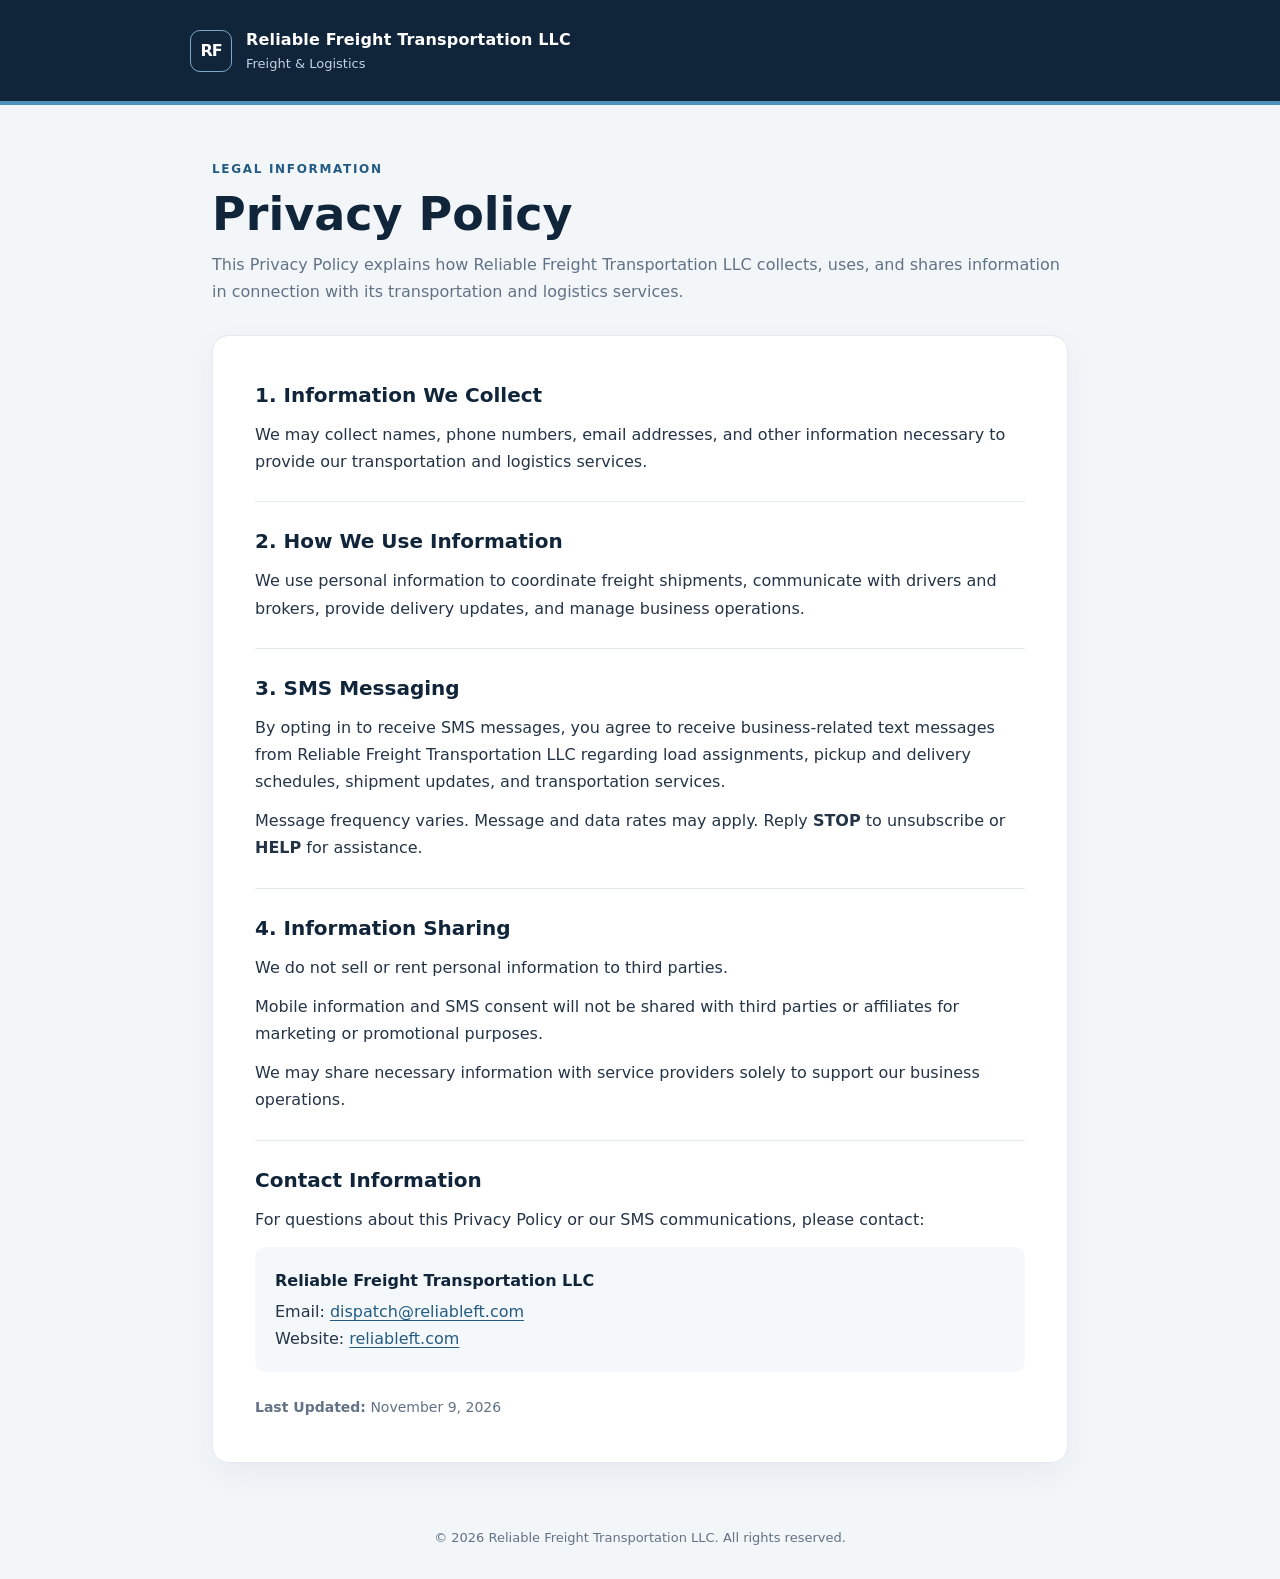
<file: privacy-policy/index.html>
<!doctype html>
<html lang="en">
<head>
  <meta charset="utf-8">
  <meta name="viewport" content="width=device-width, initial-scale=1">
  <meta name="description" content="Privacy Policy for Reliable Freight Transportation LLC.">
  <meta name="theme-color" content="#10243a">
  <title>Privacy Policy | Reliable Freight Transportation LLC</title>
  <style>
    :root{color-scheme:light;--navy:#10243a;--blue:#245b83;--ink:#243447;--muted:#627286;--line:#e3e9ef;--paper:#fff;--canvas:#f3f6f9}
    *{box-sizing:border-box}
    body{margin:0;background:var(--canvas);color:var(--ink);font:16px/1.7 system-ui,-apple-system,BlinkMacSystemFont,"Segoe UI",sans-serif}
    header{background:var(--navy);color:#fff;padding:26px 22px;border-bottom:4px solid #4f91bd}
    .header-inner,main,footer{max-width:900px;margin:0 auto}
    .brand{display:flex;align-items:center;gap:14px}
    .mark{width:42px;height:42px;border:1px solid #7da8c8;border-radius:10px;display:grid;place-items:center;font-weight:800;letter-spacing:-1px;color:#fff}
    .brand-name{font-weight:750;letter-spacing:.01em}.brand-sub{color:#c2d3e1;font-size:13px}
    main{padding:54px 22px 64px}.eyebrow{color:var(--blue);font-size:12px;font-weight:800;letter-spacing:.14em;text-transform:uppercase}
    h1{color:var(--navy);font-size:clamp(32px,5vw,46px);line-height:1.15;margin:8px 0 10px}
    .intro{color:var(--muted);margin:0 0 30px}
    .policy{background:var(--paper);border:1px solid var(--line);border-radius:16px;padding:clamp(24px,5vw,42px);box-shadow:0 12px 32px rgba(16,36,58,.05)}
    section+section{border-top:1px solid var(--line);margin-top:26px;padding-top:22px}
    h2{color:var(--navy);font-size:20px;margin:0 0 9px}p{margin:0 0 12px}p:last-child{margin-bottom:0}
    a{color:var(--blue);text-decoration-thickness:1px;text-underline-offset:3px}
    .contact{background:#f5f8fb;border-radius:12px;padding:20px;margin-top:14px}
    .contact strong{display:block;color:var(--navy);margin-bottom:4px}
    .updated{color:var(--muted);font-size:14px;margin-top:24px}
    footer{padding:0 22px 30px;color:var(--muted);font-size:13px;text-align:center}
    @media(max-width:520px){header{padding:20px 18px}main{padding:38px 16px 46px}.policy{border-radius:12px}}
  </style>
</head>
<body>
  <header><div class="header-inner brand">
    <div class="mark" aria-hidden="true">RF</div>
    <div><div class="brand-name">Reliable Freight Transportation LLC</div><div class="brand-sub">Freight &amp; Logistics</div></div>
  </div></header>
  <main>
    <div class="eyebrow">Legal information</div>
    <h1>Privacy Policy</h1>
    <p class="intro">This Privacy Policy explains how Reliable Freight Transportation LLC collects, uses, and shares information in connection with its transportation and logistics services.</p>
    <article class="policy">
      <section><h2>1. Information We Collect</h2><p>We may collect names, phone numbers, email addresses, and other information necessary to provide our transportation and logistics services.</p></section>
      <section><h2>2. How We Use Information</h2><p>We use personal information to coordinate freight shipments, communicate with drivers and brokers, provide delivery updates, and manage business operations.</p></section>
      <section><h2>3. SMS Messaging</h2><p>By opting in to receive SMS messages, you agree to receive business-related text messages from Reliable Freight Transportation LLC regarding load assignments, pickup and delivery schedules, shipment updates, and transportation services.</p><p>Message frequency varies. Message and data rates may apply. Reply <strong>STOP</strong> to unsubscribe or <strong>HELP</strong> for assistance.</p></section>
      <section><h2>4. Information Sharing</h2><p>We do not sell or rent personal information to third parties.</p><p>Mobile information and SMS consent will not be shared with third parties or affiliates for marketing or promotional purposes.</p><p>We may share necessary information with service providers solely to support our business operations.</p></section>
      <section><h2>Contact Information</h2><p>For questions about this Privacy Policy or our SMS communications, please contact:</p><div class="contact"><strong>Reliable Freight Transportation LLC</strong>Email: <a href="mailto:dispatch@reliableft.com">dispatch@reliableft.com</a><br>Website: <a href="https://reliableft.com">reliableft.com</a></div></section>
      <p class="updated"><strong>Last Updated:</strong> November 9, 2026</p>
    </article>
  </main>
  <footer>&copy; 2026 Reliable Freight Transportation LLC. All rights reserved.</footer>
</body>
</html>
</file>
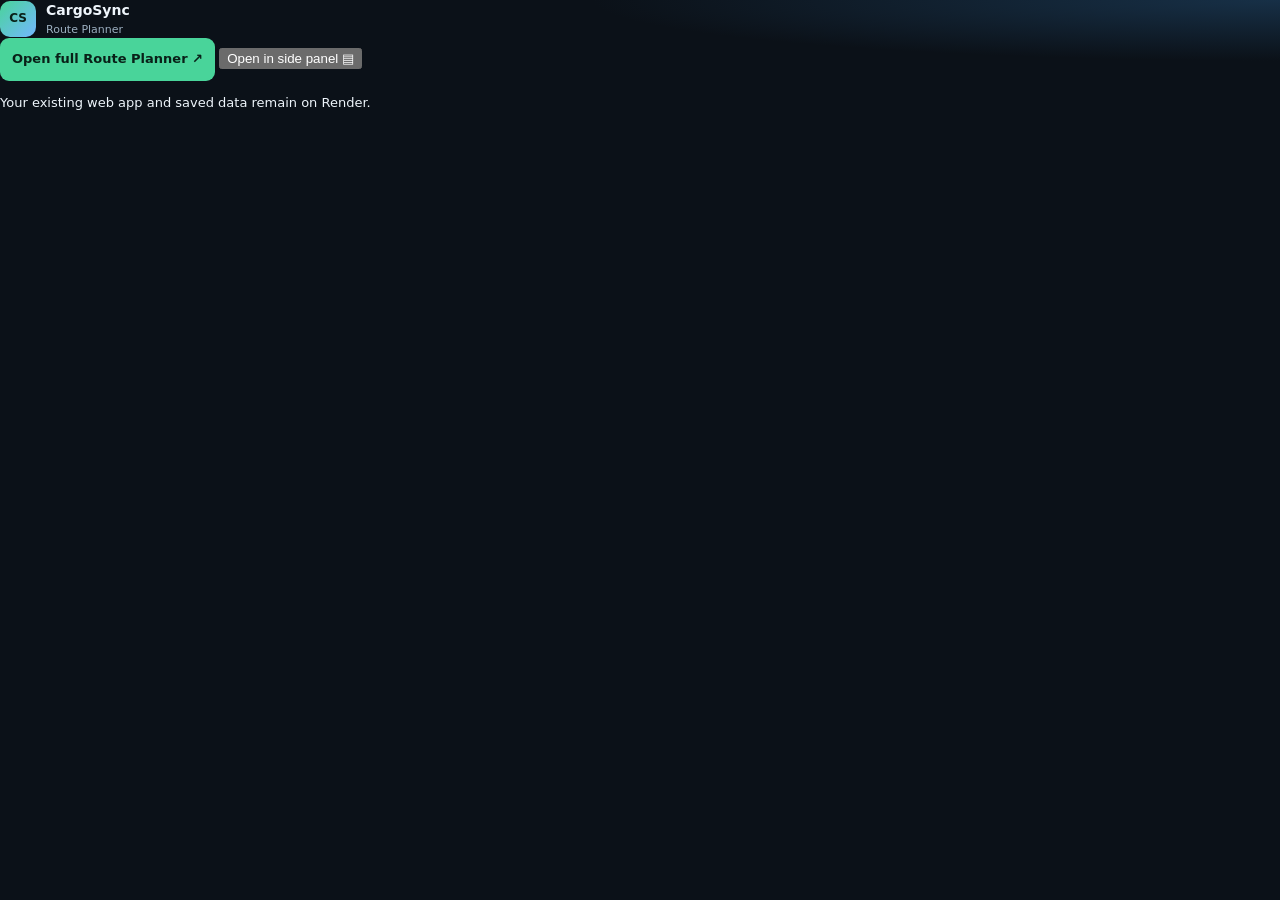
<file: chrome-extension/popup.html>
<!doctype html>
<html lang="en">
<head>
  <meta charset="utf-8">
  <meta name="viewport" content="width=device-width, initial-scale=1">
  <title>CargoSync Route Planner</title>
  <link rel="stylesheet" href="ui.css">
</head>
<body class="popup">
  <main>
    <div class="brand"><div class="mark">CS</div><div><h1>CargoSync</h1><p>Route Planner</p></div></div>
    <button id="openApp" class="primary">Open full Route Planner <span>↗</span></button>
    <button id="openPanel">Open in side panel <span>▤</span></button>
    <p class="hint">Your existing web app and saved data remain on Render.</p>
    <p id="status" class="status" role="status"></p>
  </main>
  <script src="popup.js"></script>
</body>
</html>
</file>
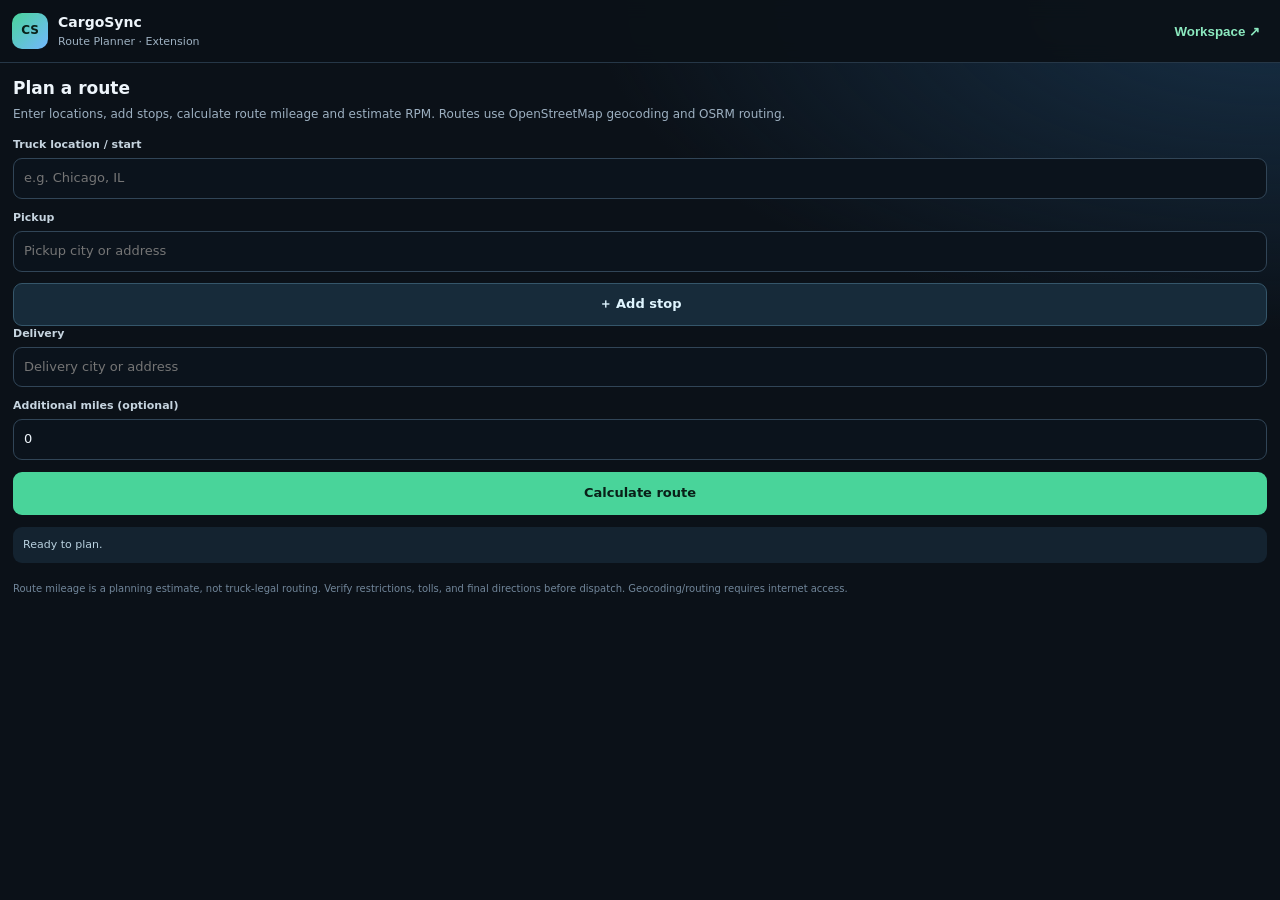
<file: chrome-extension/sidepanel.html>
<!doctype html>
<html lang="en"><head><meta charset="utf-8"><meta name="viewport" content="width=device-width,initial-scale=1"><title>CargoSync Route Planner</title><link rel="stylesheet" href="ui.css"></head>
<body class="planner">
<header class="planner-head"><div class="brand compact"><div class="mark">CS</div><div><h1>CargoSync</h1><p>Route Planner · Extension</p></div></div><button id="openWorkspace" class="text-button">Workspace ↗</button></header>
<main class="planner-main">
<div class="intro"><strong>Plan a route</strong><p>Enter locations, add stops, calculate route mileage and estimate RPM. Routes use OpenStreetMap geocoding and OSRM routing.</p></div>
<form id="routeForm">
<div class="field"><label for="truck">Truck location / start</label><input id="truck" placeholder="e.g. Chicago, IL" required autocomplete="street-address"></div>
<div class="field"><label for="pickup">Pickup</label><input id="pickup" placeholder="Pickup city or address" required autocomplete="street-address"></div>
<div id="stops"></div><button type="button" id="addStop" class="secondary wide">＋ Add stop</button>
<div class="field"><label for="delivery">Delivery</label><input id="delivery" placeholder="Delivery city or address" required autocomplete="street-address"></div>
<div class="field"><label for="detour">Additional miles (optional)</label><input id="detour" type="number" min="0" step="0.1" value="0"></div>
<div class="actions"><button type="submit" id="calculate" class="primary wide">Calculate route</button></div>
</form>
<div id="message" class="message" role="status">Ready to plan.</div>
<section id="results" class="results hidden">
<div class="stats"><div><span>Total miles</span><strong id="miles">—</strong></div><div><span>Drive estimate</span><strong id="duration">—</strong></div></div>
<div class="map-wrap"><div id="routeMap" role="region" aria-label="Interactive OpenStreetMap"><div class="map-controls"><button type="button" id="zoomIn" aria-label="Zoom in">+</button><button type="button" id="zoomOut" aria-label="Zoom out">−</button><button type="button" id="fitRoute" aria-label="Fit route">Fit</button></div><div id="mapTiles"></div><svg id="routeOverlay" aria-hidden="true"></svg><div class="map-attribution">© <a href="https://www.openstreetmap.org/copyright" target="_blank">OpenStreetMap</a> contributors</div></div></div>
<h2>Route legs</h2><ol id="legs" class="legs"></ol>
<section class="rpm-box"><div class="section-head"><div><h2>Quick RPM Calculator</h2><p>Estimate rate per mile using the calculated route distance.</p></div><span class="live">LIVE</span></div>
<div class="field"><label for="rate">All-in rate ($)</label><input id="rate" type="number" min="0" step="0.01" placeholder="e.g. 1850"></div>
<div class="field"><label for="rpmMiles">Billable miles</label><input id="rpmMiles" type="number" min="0" step="0.1"></div>
<div class="rpm-output"><span>All-in RPM</span><strong id="rpm">$0.00 / mi</strong></div>
</section>
</section>
<p class="fineprint">Route mileage is a planning estimate, not truck-legal routing. Verify restrictions, tolls, and final directions before dispatch. Geocoding/routing requires internet access.</p>
</main><script src="sidepanel.js"></script></body></html>
</file>
<file: chrome-extension/ui.css>
:root{color-scheme:dark;font-family:Inter,system-ui,-apple-system,"Segoe UI",sans-serif;color:#eef5fb;background:#0b1118}*{box-sizing:border-box}body{margin:0;background:radial-gradient(ellipse at top right,#173047 0,transparent 38%),#0b1118;font-size:13px;line-height:1.45}.planner-head{position:sticky;top:0;z-index:5;display:flex;align-items:center;justify-content:space-between;padding:12px;border-bottom:1px solid #263747;background:#0b1118f2;backdrop-filter:blur(10px)}.brand{display:flex;align-items:center;gap:10px}.mark{display:grid;place-items:center;width:36px;height:36px;border-radius:10px;color:#092018;background:linear-gradient(135deg,#49d49a,#73b7ff);font-size:12px;font-weight:900}.brand h1{margin:0;font-size:14px}.brand p{margin:2px 0 0;color:#9db0c1;font-size:11px}.text-button{border:0;background:transparent;color:#8ce9bf;font-weight:700;padding:8px}.planner-main{padding:13px}.intro{margin-bottom:14px}.intro strong{font-size:17px}.intro p{color:#9db0c1;margin:5px 0 0;font-size:12px}.field{margin-bottom:11px}.field label{display:block;margin-bottom:5px;color:#c6d4df;font-size:11px;font-weight:700}input{width:100%;min-width:0;background:#0b131c;border:1px solid #314557;border-radius:9px;padding:10px;color:#eef5fb;font:inherit}input:focus{outline:none;border-color:#49d49a;box-shadow:0 0 0 3px #49d49a18}.stop-input-row{display:flex;gap:6px}.remove-stop{border:1px solid #674047;background:#392326;color:#ffc3c3;border-radius:8px;font-size:18px;width:38px}.wide{width:100%;justify-content:center}.primary,.secondary{border-radius:9px;padding:11px;border:1px solid transparent;font:inherit;font-weight:800;cursor:pointer}.primary{background:#49d49a;color:#092018}.primary:disabled{opacity:.65}.secondary{background:#172b3a;color:#dff5ff;border-color:#35566a}.actions{margin-top:12px}.message{margin:12px 0;padding:10px;border-radius:9px;background:#142330;color:#b9d1df;font-size:11px}.message.error{background:#392326;color:#ffc3c3}.hidden{display:none!important}.results{margin-top:14px}.stats{display:grid;grid-template-columns:1fr 1fr;gap:8px}.stats>div{padding:12px;border:1px solid #263747;background:#121c27;border-radius:11px}.stats span{display:block;color:#9db0c1;font-size:10px}.stats strong{display:block;margin-top:4px;font-size:18px;color:#49d49a}.map-wrap{margin:10px 0;border:1px solid #263747;border-radius:11px;background:#0d1721;overflow:hidden}#routeMap{position:relative;display:block;width:100%;height:300px;min-height:240px;overflow:hidden;background:#dfe5e8;cursor:grab;touch-action:none}#routeMap:active{cursor:grabbing}#mapTiles{position:absolute;inset:0;overflow:hidden}#routeOverlay{position:absolute;inset:0;width:100%;height:100%;overflow:visible;pointer-events:none}.map-controls{position:absolute;z-index:3;right:9px;top:9px;display:grid;gap:5px}.map-controls button{min-width:32px;height:32px;padding:3px;background:#fff;color:#263747;border:1px solid #aab5bd;border-radius:5px;font-size:17px;box-shadow:0 1px 4px #0003}.map-controls #fitRoute{font-size:11px;font-weight:700}.map-attribution{position:absolute;right:0;bottom:0;z-index:3;padding:2px 5px;background:#ffffffd9;color:#27343c;font-size:9px}.map-attribution a{color:#1769aa}h2{font-size:13px;margin:14px 0 8px}.legs{padding-left:22px;margin:0}.legs li{padding:7px 0;border-bottom:1px solid #263747}.legs strong,.legs span{display:block}.legs strong{font-size:11px}.legs span{font-size:10px;color:#9db0c1;margin-top:3px}.rpm-box{margin-top:16px;padding:13px;border:1px solid #2b5148;border-radius:12px;background:linear-gradient(135deg,#132923,#101b24)}.section-head{display:flex;justify-content:space-between;gap:8px}.section-head h2{margin:0 0 3px}.section-head p{font-size:11px;color:#9db0c1;margin:0 0 12px}.live{font-size:9px;color:#8af0c1;border:1px solid #326552;background:#1b3b32;border-radius:99px;padding:4px 7px;height:max-content}.rpm-output{display:flex;justify-content:space-between;align-items:center;border-top:1px solid #2b5148;padding-top:10px;color:#9db0c1;font-size:11px}.rpm-output strong{color:#49d49a;font-size:19px}.fineprint{margin:18px 0 5px;color:#71869a;font-size:10px;line-height:1.5}
/* Location autocomplete */
.field{position:relative}
.location-suggestions{position:absolute;z-index:20;top:calc(100% - 7px);left:0;right:0;max-height:230px;overflow-y:auto;border:1px solid #3b5669;border-radius:10px;background:#101c27;box-shadow:0 12px 28px #0008;padding:4px}
.location-suggestions.hidden{display:none!important}
.location-option{display:flex;flex-direction:column;gap:2px;width:100%;padding:9px 10px;border:0;border-radius:7px;background:transparent;color:#eef5fb;text-align:left;font:inherit;cursor:pointer}
.location-option:hover,.location-option.active{background:#203747;outline:1px solid #35634f}
.location-option strong{font-size:12px;font-weight:750}
.location-option span,.suggestion-status{font-size:10px;color:#9db0c1;line-height:1.4}
.suggestion-status{padding:10px}
.stop-field .location-suggestions{right:44px}
</file>
